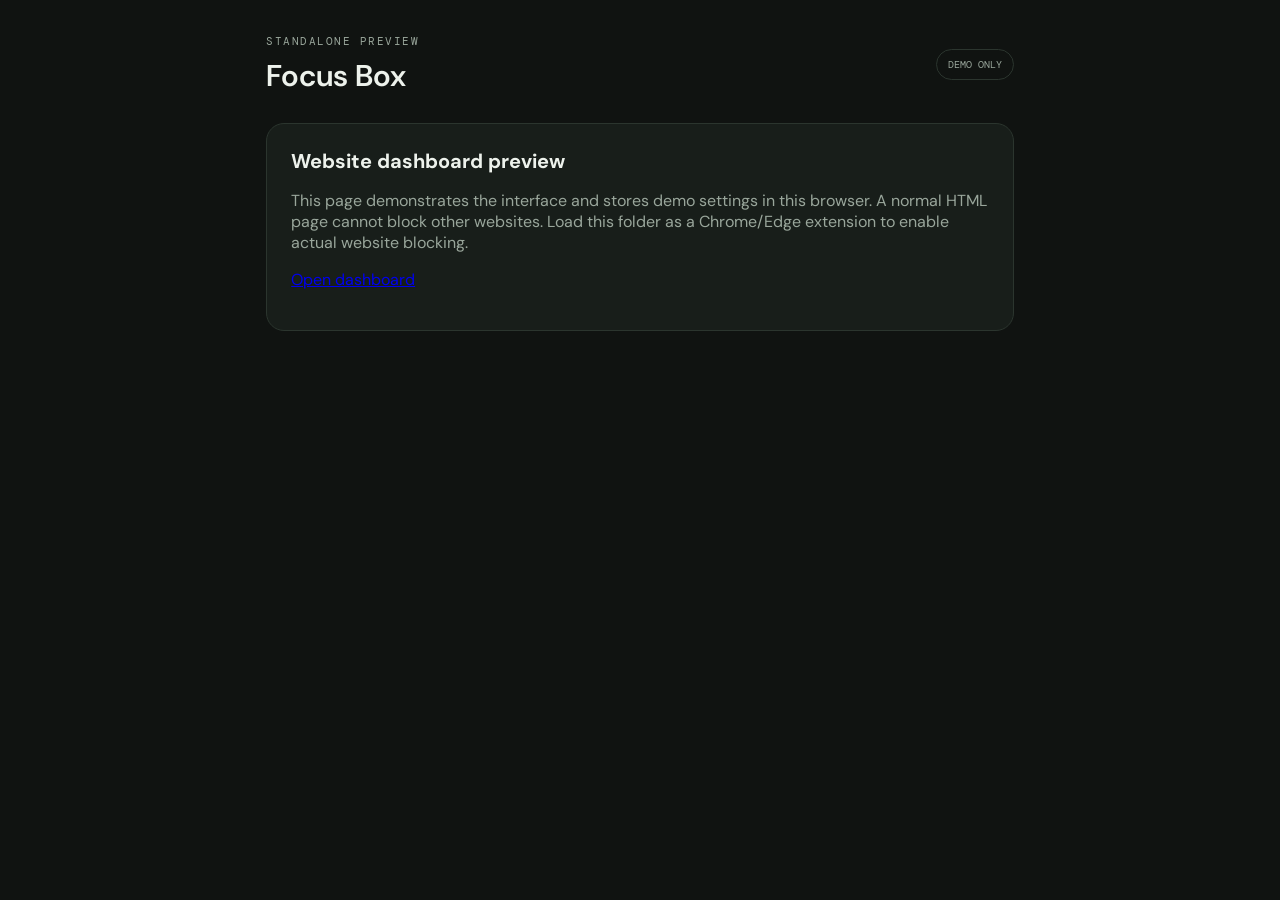
<file: index.html>
<!doctype html><html lang="en"><head><meta charset="utf-8"><meta name="viewport" content="width=device-width,initial-scale=1"><title>Focus Box preview</title><link rel="stylesheet" href="style.css"></head><body>
<div class="main" style="max-width:850px"><div class="topbar"><div><p class="eyebrow">STANDALONE PREVIEW</p><h1>Focus Box</h1></div><span class="pill">DEMO ONLY</span></div>
<div class="panel"><h2>Website dashboard preview</h2><p class="muted">This page demonstrates the interface and stores demo settings in this browser. A normal HTML page cannot block other websites. Load this folder as a Chrome/Edge extension to enable actual website blocking.</p><p><a href="dashboard.html">Open dashboard</a></p></div></div>
</body></html>
</file>
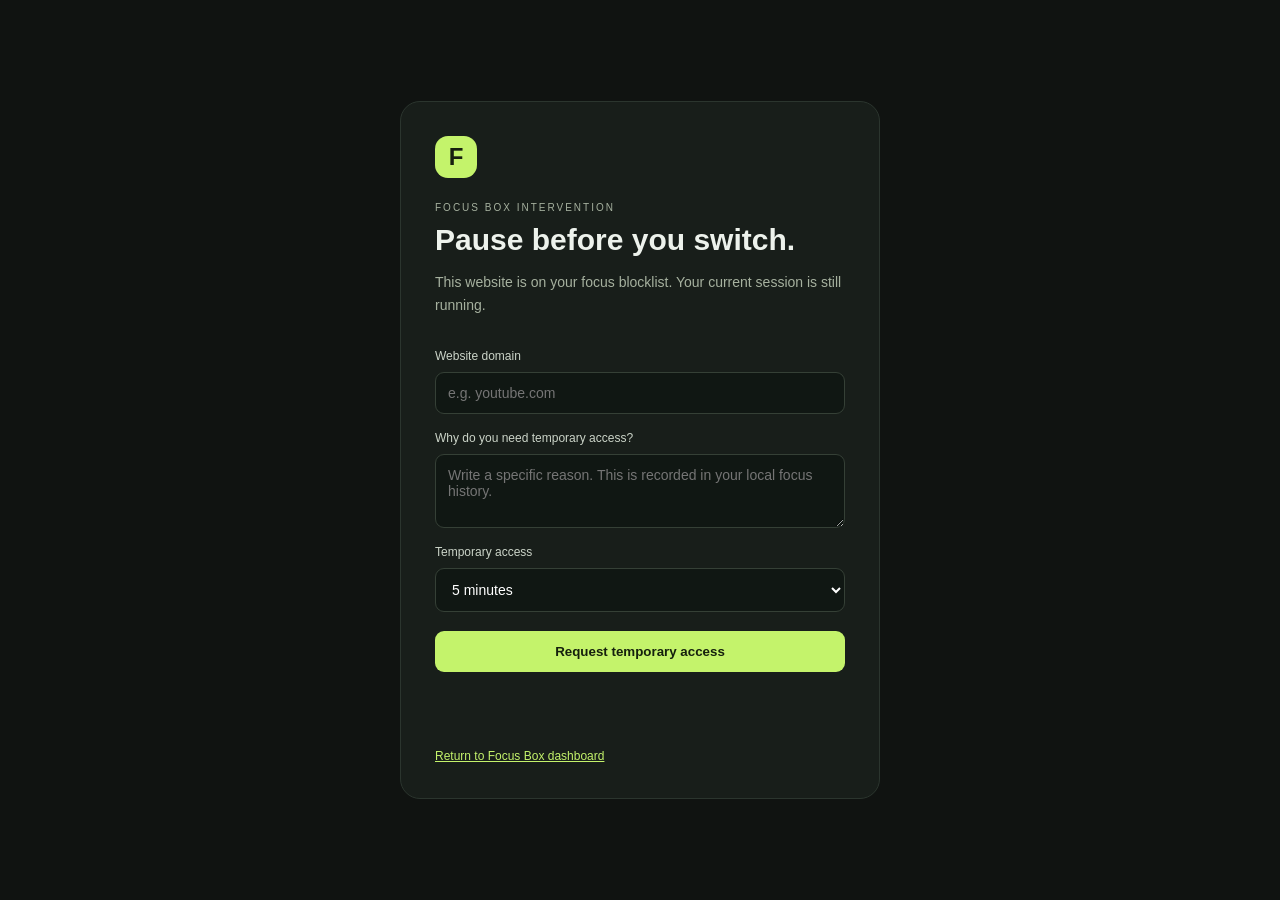
<file: blocked.html>
<!doctype html><html lang="en"><head><meta charset="utf-8"><meta name="viewport" content="width=device-width,initial-scale=1"><title>Pause — Focus Box</title><link rel="stylesheet" href="blocked.css"></head>
<body><main class="card"><div class="mark">F</div><p class="eyebrow">FOCUS BOX INTERVENTION</p><h1>Pause before you switch.</h1><p class="lead">This website is on your focus blocklist. Your current session is still running.</p>
<div class="prompt"><label for="domain">Website domain</label><input id="domain" placeholder="e.g. youtube.com"><label for="reason">Why do you need temporary access?</label><textarea id="reason" rows="3" placeholder="Write a specific reason. This is recorded in your local focus history."></textarea>
<label for="minutes">Temporary access</label><select id="minutes"><option value="2">2 minutes</option><option value="5" selected>5 minutes</option><option value="10">10 minutes</option><option value="15">15 minutes</option></select>
<button id="request">Request temporary access</button><p id="message" role="status"></p></div><a href="dashboard.html">Return to Focus Box dashboard</a></main><script src="blocked.js"></script></body></html>
</file>
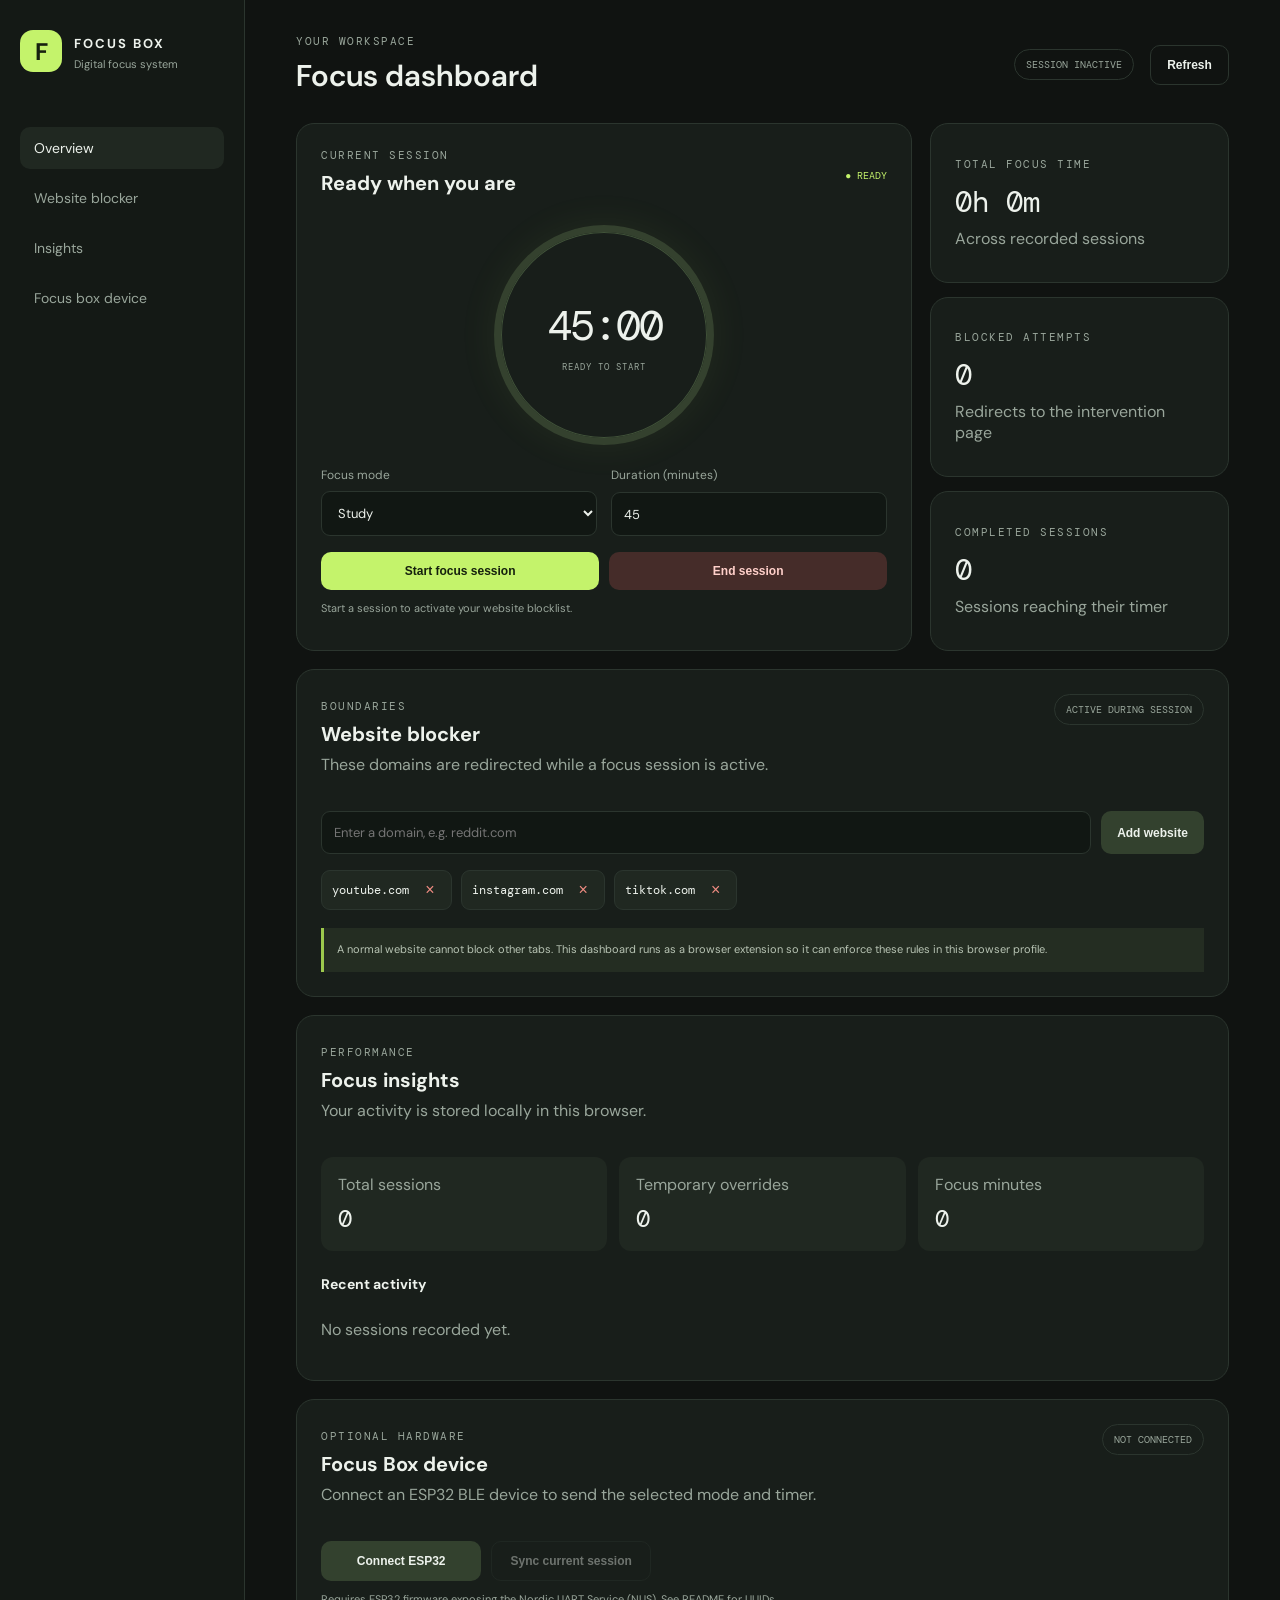
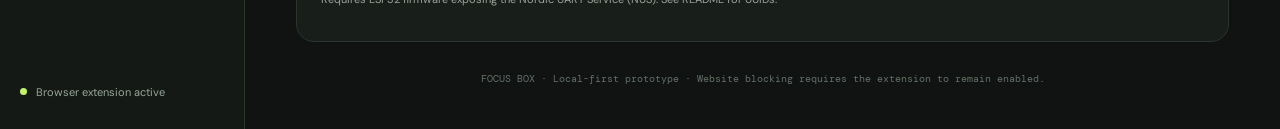
<file: dashboard.html>
<!doctype html>
<html lang="en">
<head>
  <meta charset="utf-8">
  <meta name="viewport" content="width=device-width,initial-scale=1">
  <title>Focus Box</title>
  <link rel="stylesheet" href="style.css">
</head>
<body>
  <div class="app-shell">
    <aside class="sidebar">
      <div class="brand"><div class="brand-mark">F</div><div><b>FOCUS BOX</b><small>Digital focus system</small></div></div>
      <nav>
        <a class="nav-link active" href="#overview">Overview</a>
        <a class="nav-link" href="#blocklist">Website blocker</a>
        <a class="nav-link" href="#insights">Insights</a>
        <a class="nav-link" href="#device">Focus box device</a>
      </nav>
      <div class="sidebar-note"><span class="status-dot"></span><span id="connectionLabel">Browser extension active</span></div>
    </aside>

    <main class="main">
      <header class="topbar">
        <div><p class="eyebrow">YOUR WORKSPACE</p><h1>Focus dashboard</h1></div>
        <div class="top-actions"><span class="pill" id="sessionPill">SESSION INACTIVE</span><button class="button ghost" id="refreshBtn">Refresh</button></div>
      </header>

      <section id="overview" class="grid-main">
        <article class="panel timer-panel">
          <div class="panel-head"><div><p class="eyebrow">CURRENT SESSION</p><h2 id="sessionTitle">Ready when you are</h2></div><span class="live-indicator" id="liveIndicator">● READY</span></div>
          <div class="timer-wrap"><div class="timer-ring"><div><strong id="timer">45:00</strong><span id="timerCaption">MINUTES REMAINING</span></div></div></div>
          <div class="controls">
            <label class="field">Focus mode
              <select id="mode">
                <option value="STUDY">Study</option><option value="READING">Reading</option>
                <option value="CREATIVE">Creative work</option><option value="FILMMAKING">Filmmaking</option>
                <option value="CUSTOM">Custom</option>
              </select>
            </label>
            <label class="field">Duration (minutes)<input id="duration" type="number" min="1" max="240" value="45"></label>
          </div>
          <div class="button-row"><button class="button primary" id="startBtn">Start focus session</button><button class="button danger" id="endBtn">End session</button></div>
          <p class="muted small" id="sessionMessage">Start a session to activate your website blocklist.</p>
        </article>

        <div class="side-stack">
          <article class="panel stat-card"><p class="eyebrow">TOTAL FOCUS TIME</p><strong class="stat-value" id="focusTime">0h 0m</strong><span class="muted">Across recorded sessions</span></article>
          <article class="panel stat-card"><p class="eyebrow">BLOCKED ATTEMPTS</p><strong class="stat-value" id="blockedCount">0</strong><span class="muted">Redirects to the intervention page</span></article>
          <article class="panel stat-card"><p class="eyebrow">COMPLETED SESSIONS</p><strong class="stat-value" id="completedCount">0</strong><span class="muted">Sessions reaching their timer</span></article>
        </div>
      </section>

      <section id="blocklist" class="panel section-panel">
        <div class="section-heading"><div><p class="eyebrow">BOUNDARIES</p><h2>Website blocker</h2><p class="muted">These domains are redirected while a focus session is active.</p></div><span class="pill">ACTIVE DURING SESSION</span></div>
        <div class="add-site"><input id="siteInput" placeholder="Enter a domain, e.g. reddit.com"><button class="button secondary" id="addSiteBtn">Add website</button></div>
        <div id="siteList" class="site-list"></div>
        <div class="notice">A normal website cannot block other tabs. This dashboard runs as a browser extension so it can enforce these rules in this browser profile.</div>
      </section>

      <section id="insights" class="panel section-panel">
        <div class="section-heading"><div><p class="eyebrow">PERFORMANCE</p><h2>Focus insights</h2><p class="muted">Your activity is stored locally in this browser.</p></div></div>
        <div class="insight-grid">
          <div class="insight-box"><span class="muted">Total sessions</span><strong id="totalSessions">0</strong></div>
          <div class="insight-box"><span class="muted">Temporary overrides</span><strong id="overrideCount">0</strong></div>
          <div class="insight-box"><span class="muted">Focus minutes</span><strong id="focusMinutes">0</strong></div>
        </div>
        <h3 class="subheading">Recent activity</h3>
        <div id="history" class="history-list"><p class="muted">No sessions recorded yet.</p></div>
      </section>

      <section id="device" class="panel section-panel">
        <div class="section-heading"><div><p class="eyebrow">OPTIONAL HARDWARE</p><h2>Focus Box device</h2><p class="muted">Connect an ESP32 BLE device to send the selected mode and timer.</p></div><span class="pill" id="bleStatus">NOT CONNECTED</span></div>
        <div class="ble-row"><button class="button secondary" id="bleConnect">Connect ESP32</button><button class="button ghost" id="bleSend" disabled>Sync current session</button></div>
        <p class="muted small" id="bleMessage">Requires ESP32 firmware exposing the Nordic UART Service (NUS). See README for UUIDs.</p>
      </section>
      <footer>FOCUS BOX · Local-first prototype · Website blocking requires the extension to remain enabled.</footer>
    </main>
  </div>
  <script src="dashboard.js"></script>
</body>
</html>
</file>
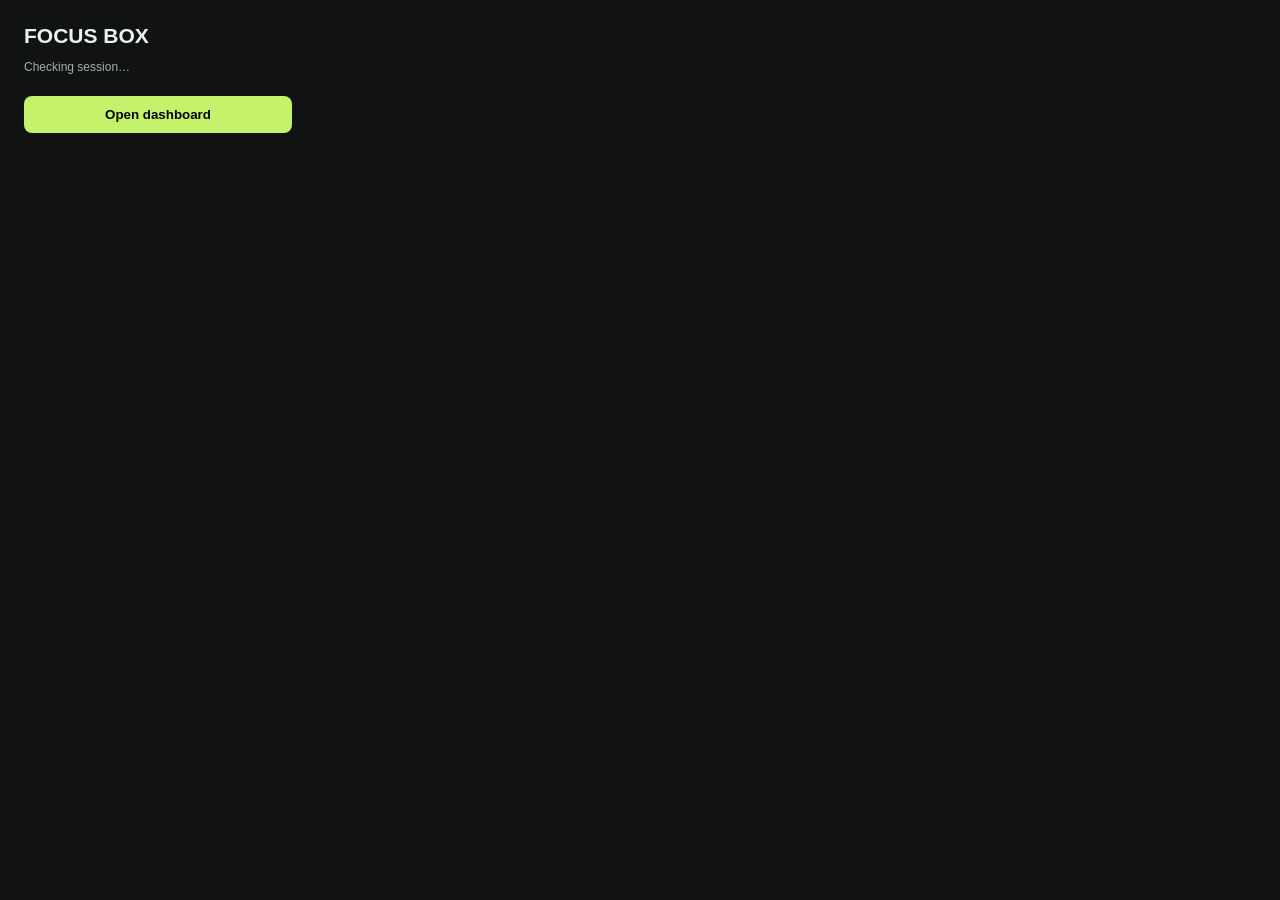
<file: popup.html>
<!doctype html><html><head><meta charset="utf-8"><meta name="viewport" content="width=device-width,initial-scale=1"><title>Focus Box</title><style>
body{width:300px;background:#101311;color:#edf2ec;font:14px Arial;padding:16px;box-sizing:border-box}h2{margin:0 0 8px}p{color:#a5b0a6;font-size:12px}button{width:100%;padding:11px;border:0;border-radius:8px;background:#c4f36b;font-weight:bold;margin-top:10px;cursor:pointer}.muted{color:#a5b0a6;font-size:11px}
</style></head><body><h2>FOCUS BOX</h2><p id="status">Checking session…</p><button id="open">Open dashboard</button><script src="popup.js"></script></body></html>
</file>
<file: style.css>
@import url('https://fonts.googleapis.com/css2?family=DM+Mono:wght@400;500&family=DM+Sans:wght@400;500;600;700&display=swap');
:root{--bg:#101311;--panel:#181e1a;--panel2:#202821;--line:#2b352e;--text:#edf2ec;--muted:#99a69b;--accent:#c4f36b;--accent2:#9dc94d;--red:#f28d83;--radius:18px}
*{box-sizing:border-box}body{margin:0;background:var(--bg);color:var(--text);font-family:'DM Sans',Arial,sans-serif}.app-shell{display:grid;grid-template-columns:245px 1fr;min-height:100vh}.sidebar{padding:30px 20px;border-right:1px solid var(--line);display:flex;flex-direction:column;background:#141915}.brand{display:flex;align-items:center;gap:12px;margin-bottom:55px}.brand-mark{width:42px;height:42px;border-radius:13px;background:var(--accent);color:#17200f;display:grid;place-items:center;font-size:24px;font-weight:700}.brand b{letter-spacing:2px;font-size:13px}.brand small{display:block;color:var(--muted);font-size:11px;margin-top:4px}.sidebar nav{display:grid;gap:8px}.nav-link{color:var(--muted);text-decoration:none;padding:12px 14px;border-radius:10px;font-size:14px}.nav-link:hover,.nav-link.active{background:var(--panel2);color:var(--text)}.sidebar-note{margin-top:auto;color:var(--muted);font-size:11px;display:flex;align-items:center;gap:9px}.status-dot{width:7px;height:7px;background:var(--accent);border-radius:50%}.main{padding:34px clamp(20px,4vw,60px);max-width:1500px;width:100%;margin:auto}.topbar,.panel-head,.section-heading,.top-actions{display:flex;justify-content:space-between;align-items:center;gap:16px}.topbar{margin-bottom:28px}.eyebrow{font:11px 'DM Mono',monospace;letter-spacing:1.5px;color:var(--muted);margin:0 0 8px}h1{font-size:30px;margin:0;font-weight:600}h2{font-size:20px;margin:0 0 7px}h3{font-size:14px}.panel{background:var(--panel);border:1px solid var(--line);border-radius:var(--radius);padding:24px}.grid-main{display:grid;grid-template-columns:minmax(0,1.65fr) minmax(230px,.8fr);gap:18px}.timer-panel{min-height:430px}.live-indicator{font:10px 'DM Mono',monospace;color:var(--accent)}.timer-wrap{display:flex;justify-content:center;padding:22px}.timer-ring{width:220px;height:220px;border-radius:50%;border:7px solid #34412e;box-shadow:inset 0 0 0 1px #405239,0 0 40px #a4d75b12;display:grid;place-items:center;text-align:center}.timer-ring strong{font:42px 'DM Mono',monospace;display:block;letter-spacing:-2px}.timer-ring span{display:block;color:var(--muted);font:9px 'DM Mono',monospace;letter-spacing:1px;margin-top:8px}.controls{display:grid;grid-template-columns:1fr 1fr;gap:14px}.field{display:grid;gap:8px;color:var(--muted);font-size:12px}input,select{background:#111713;color:var(--text);border:1px solid var(--line);border-radius:9px;padding:12px;font:13px 'DM Sans',sans-serif;min-width:0}input:focus,select:focus{outline:1px solid var(--accent)}.button{border:0;border-radius:10px;padding:12px 16px;font-weight:600;font-size:12px;cursor:pointer}.button:disabled{opacity:.4;cursor:not-allowed}.primary{background:var(--accent);color:#15200d}.secondary{background:#33412e;color:var(--text)}.ghost{background:transparent;border:1px solid var(--line);color:var(--text)}.danger{background:#452c29;color:#ffd0ca}.button-row{display:flex;gap:10px;margin-top:16px}.button-row .button{flex:1}.muted{color:var(--muted)}.small{font-size:11px}.side-stack{display:grid;gap:14px}.stat-card{display:flex;flex-direction:column;justify-content:center;min-height:130px}.stat-value{font:29px 'DM Mono',monospace;margin:4px 0 7px}.pill{font:10px 'DM Mono',monospace;border:1px solid var(--line);border-radius:30px;padding:8px 11px;color:var(--muted);white-space:nowrap}.section-panel{margin-top:18px}.section-heading{align-items:flex-start;margin-bottom:20px}.section-heading p{margin-top:5px}.add-site{display:flex;gap:10px}.add-site input{flex:1}.site-list{display:flex;flex-wrap:wrap;gap:9px;margin-top:16px}.site-chip{background:var(--panel2);border:1px solid var(--line);padding:9px 10px;border-radius:9px;font:12px 'DM Mono',monospace;display:flex;gap:10px;align-items:center}.site-chip button{border:0;background:none;color:var(--red);cursor:pointer;font-size:16px}.notice{margin-top:18px;padding:13px;background:#242d22;border-left:3px solid var(--accent2);color:#b8c4b4;font-size:11px;line-height:1.6}.insight-grid{display:grid;grid-template-columns:repeat(3,1fr);gap:12px}.insight-box{background:var(--panel2);padding:17px;border-radius:12px;display:grid;gap:8px}.insight-box strong{font:24px 'DM Mono',monospace}.subheading{margin:24px 0 10px}.history-list{display:grid;gap:8px}.history-item{display:flex;justify-content:space-between;gap:12px;padding:12px;background:#141a16;border-radius:9px;font-size:12px}.history-item small{color:var(--muted)}.ble-row{display:flex;gap:10px}.ble-row .button{min-width:160px}footer{text-align:center;color:#647067;font:10px 'DM Mono',monospace;padding:30px 0 10px}
@media(max-width:850px){.app-shell{grid-template-columns:1fr}.sidebar{padding:15px 18px;border-right:0;border-bottom:1px solid var(--line)}.brand{margin-bottom:14px}.sidebar nav{display:flex;overflow:auto}.sidebar-note{display:none}.main{padding:22px 14px}.grid-main{grid-template-columns:1fr}.side-stack{grid-template-columns:repeat(3,1fr)}.stat-card{min-height:110px;padding:15px}.stat-value{font-size:22px}.topbar{align-items:flex-start}.top-actions{flex-direction:column;align-items:flex-end}}@media(max-width:520px){.side-stack{grid-template-columns:1fr}.controls,.insight-grid{grid-template-columns:1fr}.timer-ring{width:190px;height:190px}.button-row{flex-direction:column}.add-site{flex-direction:column}.ble-row{flex-wrap:wrap}}
</file>
<file: blocked.css>
*{box-sizing:border-box}body{margin:0;min-height:100vh;background:#101311;color:#edf2ec;font-family:Arial,sans-serif;display:grid;place-items:center;padding:20px}.card{max-width:480px;width:100%;background:#181e1a;border:1px solid #2b352e;border-radius:20px;padding:34px}.mark{width:42px;height:42px;border-radius:13px;background:#c4f36b;color:#17200f;display:grid;place-items:center;font-weight:bold;font-size:24px}.eyebrow{font-size:10px;letter-spacing:2px;color:#a6b19f;margin-top:24px}.lead{color:#a6b19f;line-height:1.6;font-size:14px}h1{font-size:30px;margin:8px 0}.prompt{display:grid;gap:9px;margin:25px 0}label{font-size:12px;color:#cbd4c8;margin-top:8px}input,textarea,select{width:100%;background:#101713;color:white;border:1px solid #354036;border-radius:9px;padding:12px;font:14px Arial}button{background:#c4f36b;color:#15200d;border:0;border-radius:9px;padding:13px;font-weight:bold;cursor:pointer;margin-top:10px}#message{font-size:12px;color:#c4f36b;min-height:16px}a{color:#c4f36b;font-size:12px}
</file>
